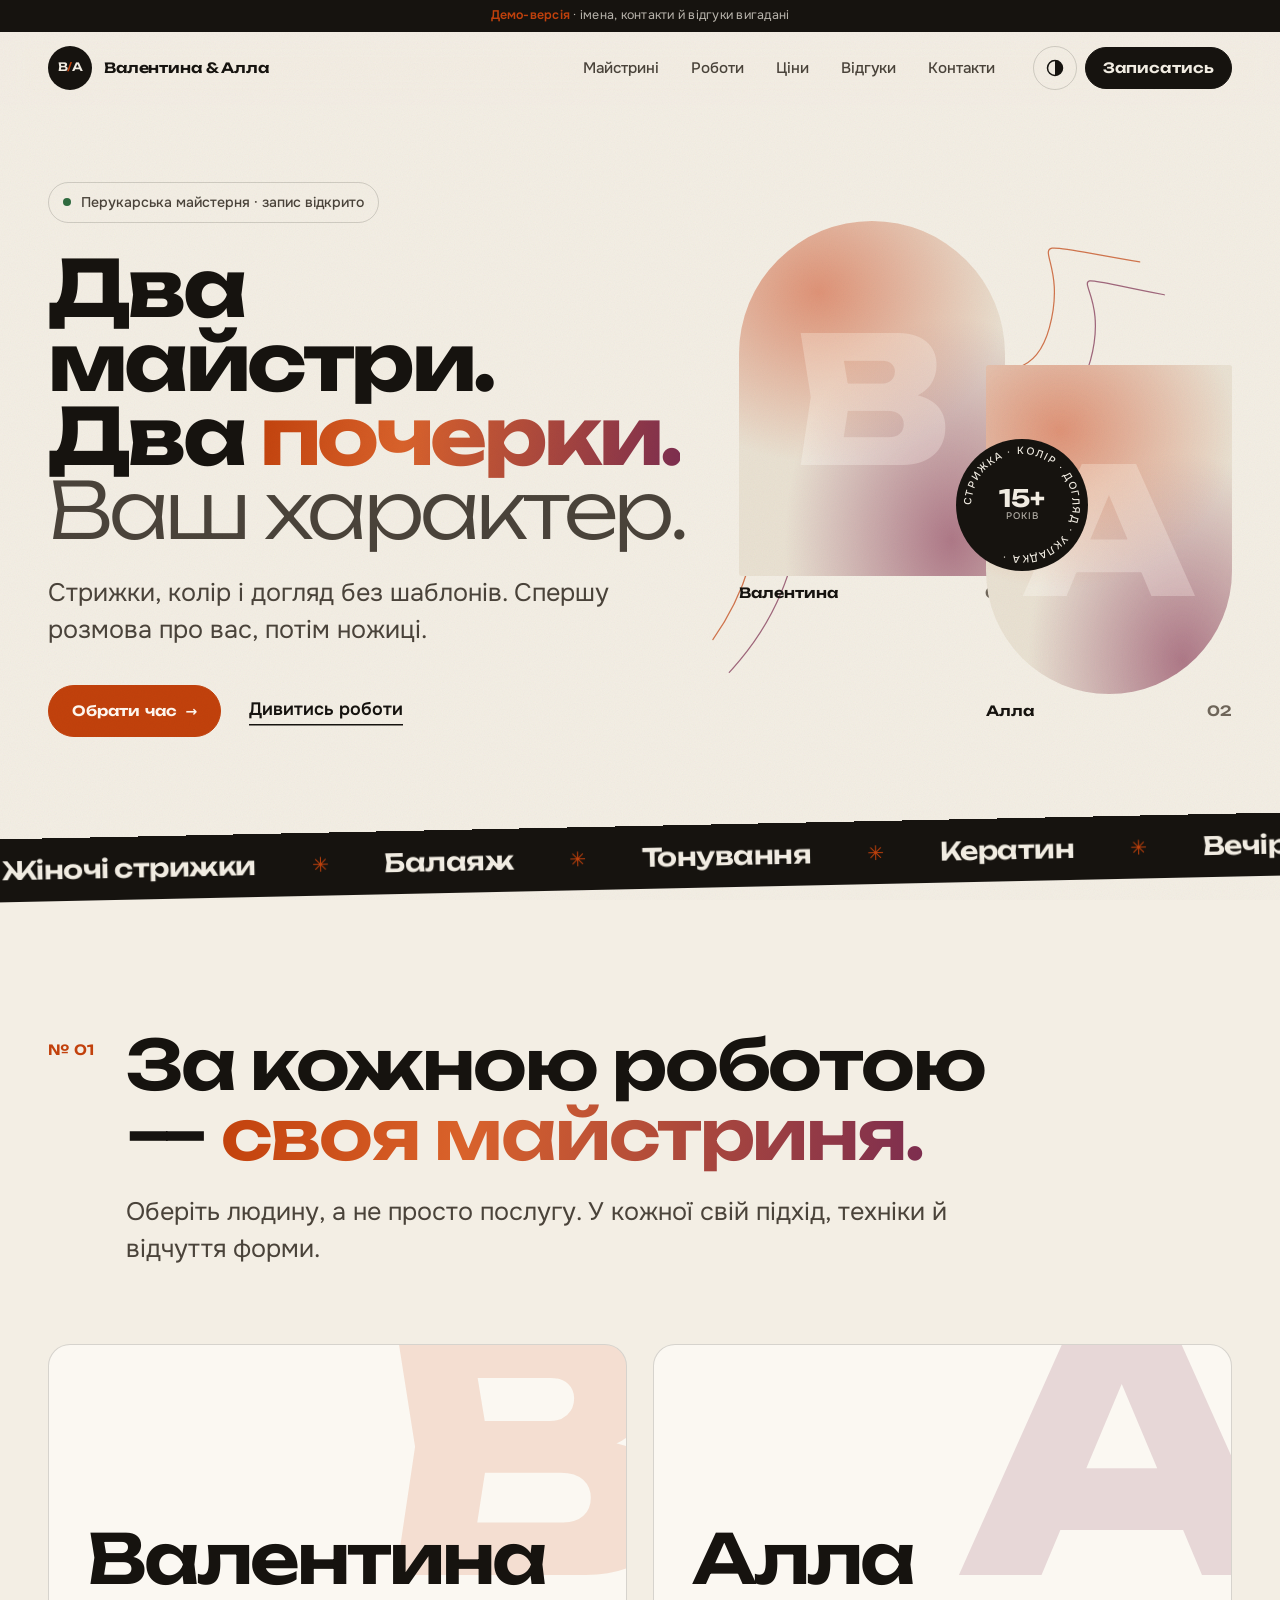
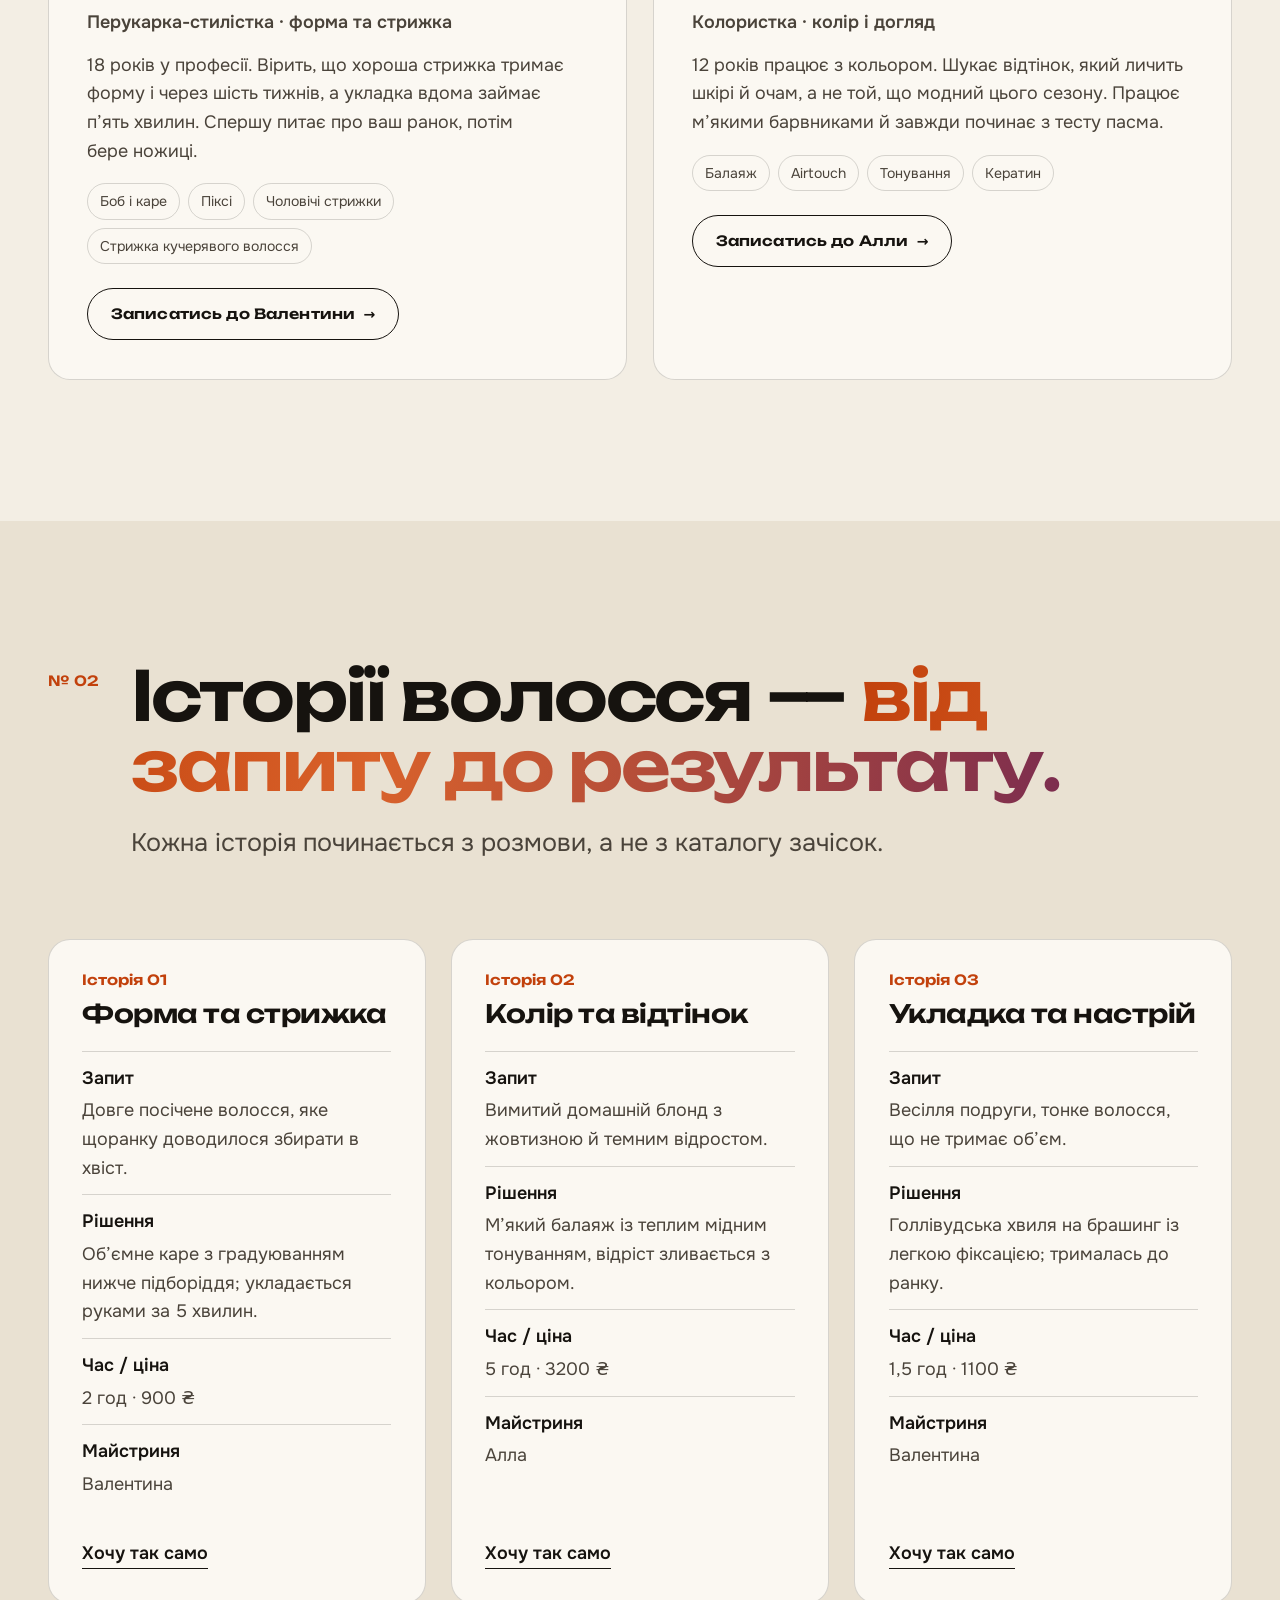
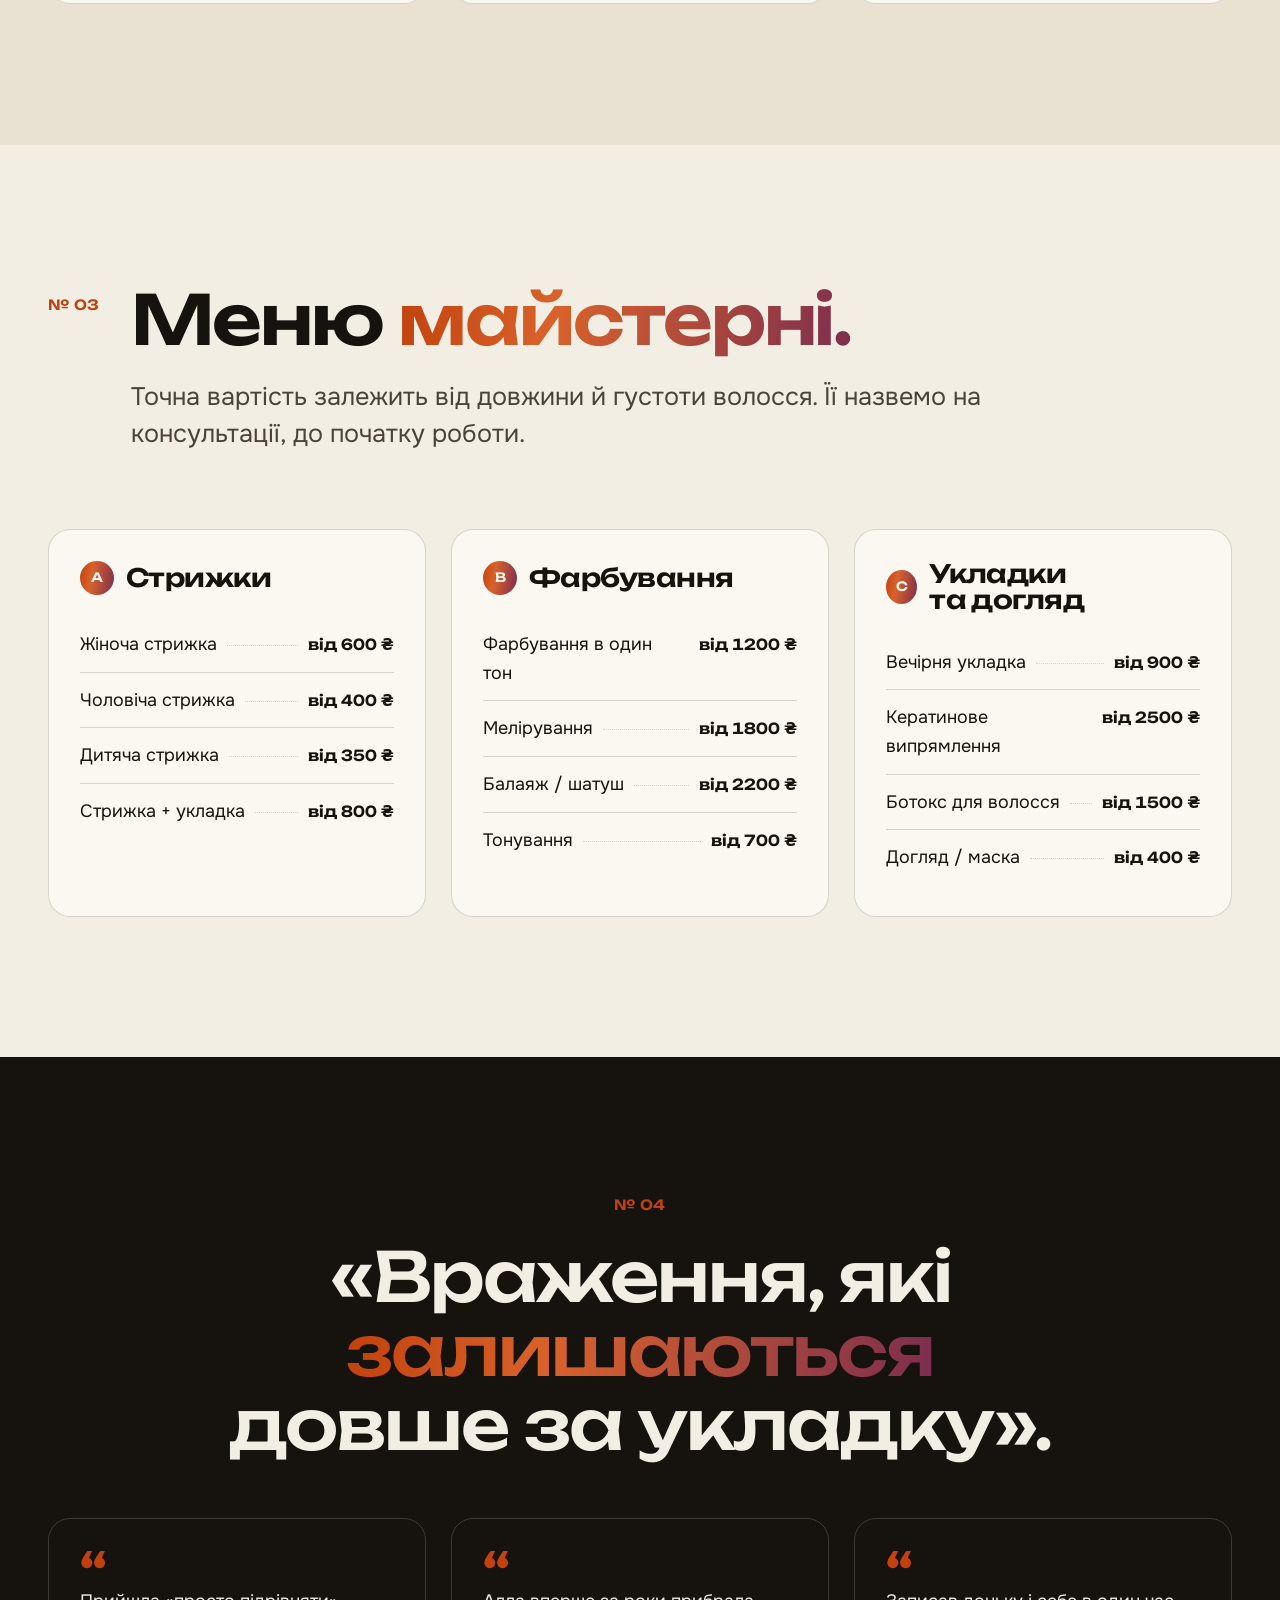
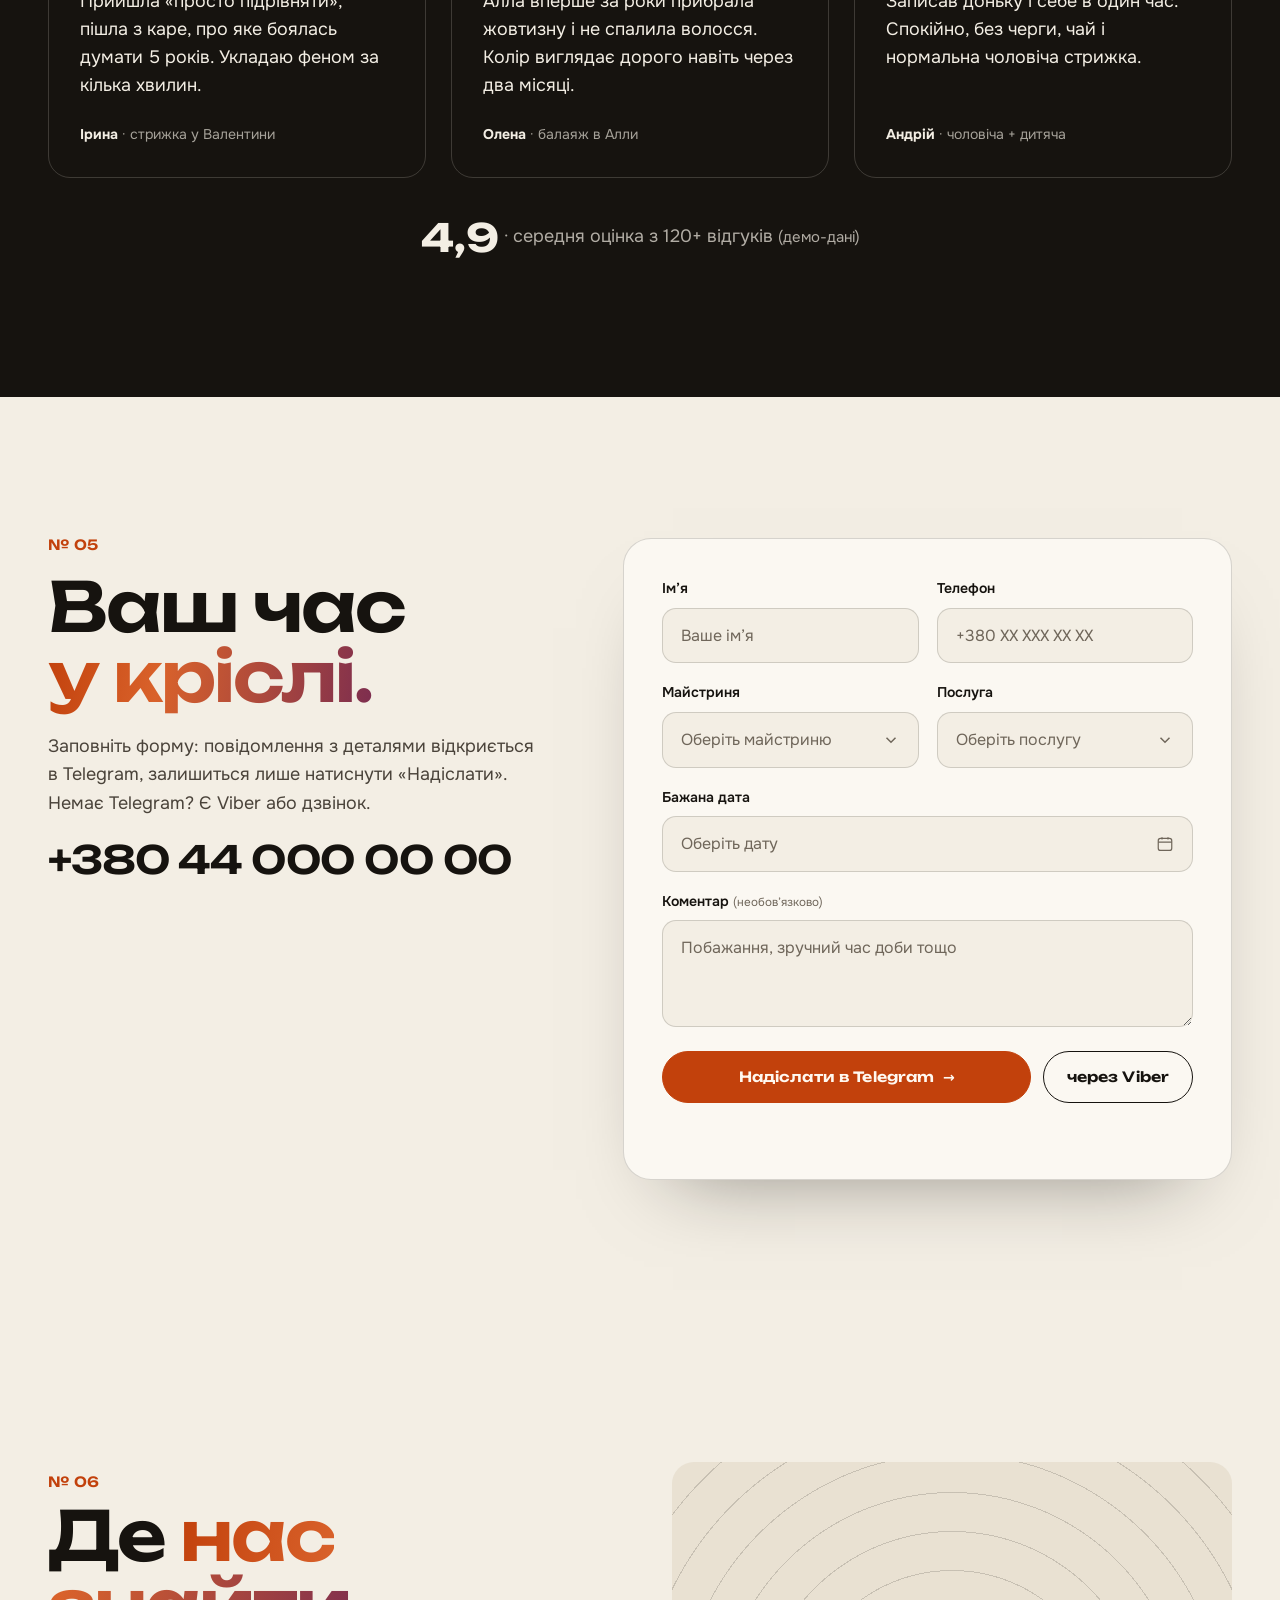
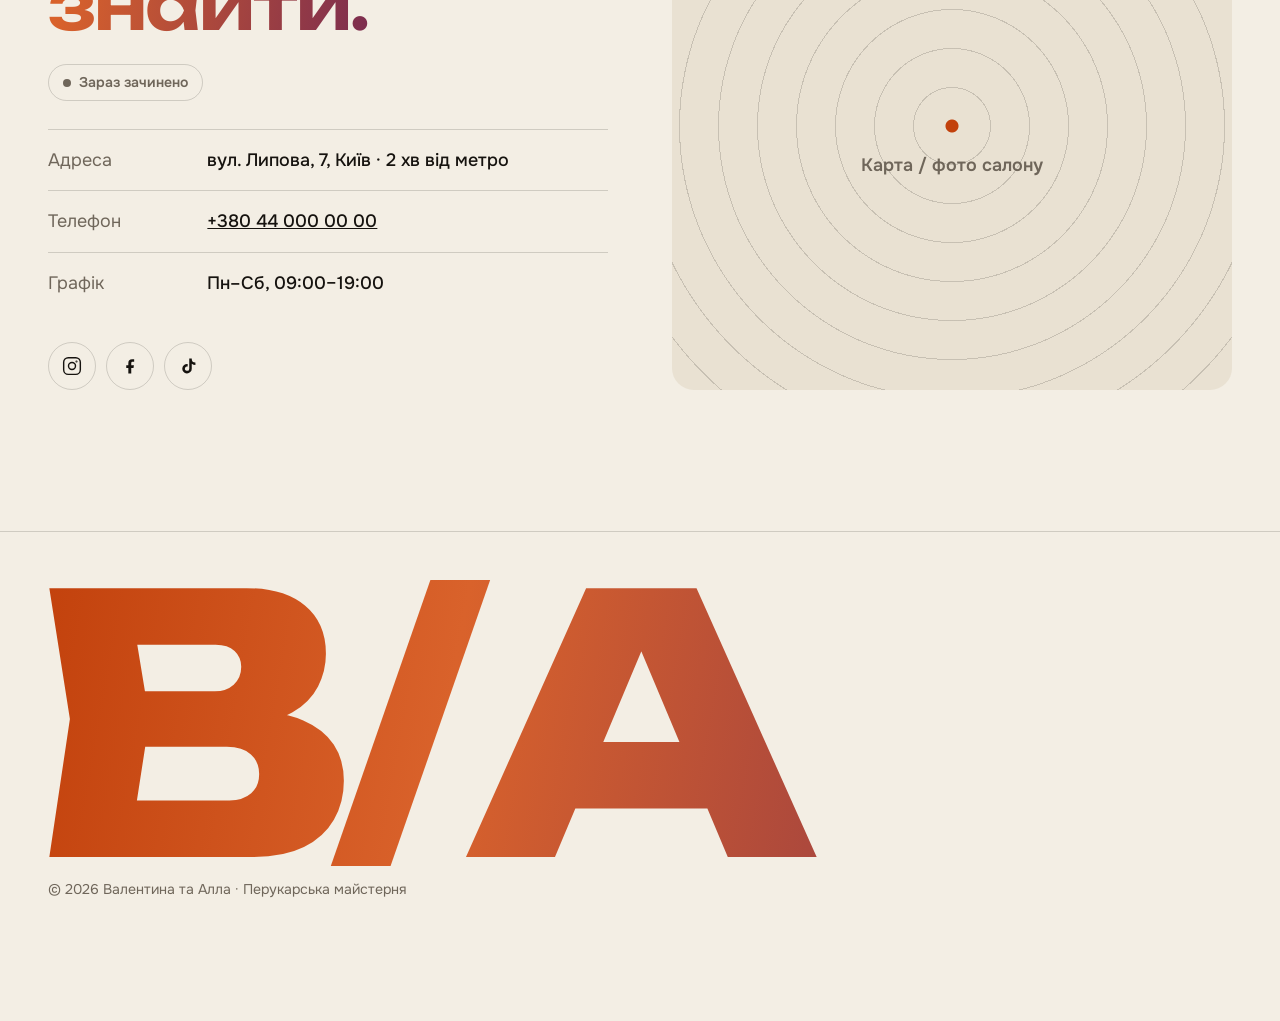
<file: index.html>
<!DOCTYPE html>
<html lang="uk">
<head>
<meta charset="UTF-8">
<meta name="viewport" content="width=device-width, initial-scale=1.0">
<title>Валентина та Алла — Перукарі</title>
<meta name="description" content="Стрижки, фарбування, укладки. Два майстри, запис онлайн.">

<!-- Favicon -->
<link rel="icon" href="favicon.svg" type="image/svg+xml">
<link rel="apple-touch-icon" href="apple-touch-icon.png">
<meta name="theme-color" content="#f3eee4" media="(prefers-color-scheme: light)">
<meta name="theme-color" content="#12100e" media="(prefers-color-scheme: dark)">

<!-- Open Graph / соцмережі -->
<meta property="og:type" content="website">
<meta property="og:site_name" content="Валентина та Алла">
<meta property="og:title" content="Валентина та Алла — Перукарі">
<meta property="og:description" content="Стрижки, фарбування та укладки з увагою до деталей. 15+ років досвіду, запис онлайн.">
<meta property="og:image" content="https://sudak666.github.io/hairdresser-site/og-image.png">
<meta property="og:image:width" content="1200">
<meta property="og:image:height" content="630">
<meta property="og:url" content="https://sudak666.github.io/hairdresser-site/">
<meta property="og:locale" content="uk_UA">
<meta name="twitter:card" content="summary_large_image">
<meta name="twitter:title" content="Валентина та Алла — Перукарі">
<meta name="twitter:description" content="Стрижки, фарбування та укладки з увагою до деталей. 15+ років досвіду, запис онлайн.">
<meta name="twitter:image" content="https://sudak666.github.io/hairdresser-site/og-image.png">

<meta http-equiv="Content-Security-Policy" content="default-src 'self'; script-src 'self'; style-src 'self'; img-src 'self' data:; font-src 'self'; connect-src 'self'; base-uri 'self'; form-action 'self'">
<meta name="referrer" content="strict-origin-when-cross-origin">
<meta name="color-scheme" content="light dark">
<link rel="canonical" href="https://sudak666.github.io/hairdresser-site/">
<link rel="preload" href="fonts/unbounded-cyrillic.woff2" as="font" type="font/woff2" crossorigin>
<link rel="preload" href="fonts/onest-cyrillic.woff2" as="font" type="font/woff2" crossorigin>
<link rel="stylesheet" href="style.css">
<script src="theme.js"></script>

<!-- Розмітка для Google (LocalBusiness) -->
<script type="application/ld+json">
{
  "@context": "https://schema.org",
  "@type": "HairSalon",
  "name": "Валентина та Алла — Перукарі",
  "image": "https://sudak666.github.io/hairdresser-site/og-image.png",
  "url": "https://sudak666.github.io/hairdresser-site/",
  "priceRange": "від 350 ₴",
  "address": {
    "@type": "PostalAddress",
    "streetAddress": "вул. Липова, 7",
    "addressLocality": "Київ",
    "addressCountry": "UA"
  },
  "telephone": "+380440000000",
  "openingHoursSpecification": {
    "@type": "OpeningHoursSpecification",
    "dayOfWeek": ["Monday","Tuesday","Wednesday","Thursday","Friday","Saturday"],
    "opens": "09:00",
    "closes": "19:00"
  },
  "employee": [
    {"@type": "Person", "name": "Валентина", "jobTitle": "Перукарка"},
    {"@type": "Person", "name": "Алла", "jobTitle": "Перукарка"}
  ],
  "sameAs": [
    "https://instagram.com/your_studio"
  ]
}
</script>
</head>
<body>
<a class="skip-link" href="#main">Перейти до змісту</a>
<p class="demo-bar"><b>Демо-версія</b> · імена, контакти й відгуки вигадані</p>

<header class="site-header" id="top">
  <div class="wrap header-inner">
    <a class="logo" href="#top" aria-label="Валентина та Алла — на початок"><span class="logo-mark" aria-hidden="true">В<i>/</i>А</span><span class="logo-text">Валентина&nbsp;&amp;&nbsp;Алла</span></a>
    <nav class="nav" id="nav" aria-label="Головна навігація">
      <a href="#about">Майстрині</a>
      <a href="#gallery">Роботи</a>
      <a href="#services">Ціни</a>
      <a href="#reviews">Відгуки</a>
      <a href="#contacts">Контакти</a>
      <a class="nav-cta" href="#booking">Записатись</a>
    </nav>
    <div class="header-tools">
      <button type="button" class="theme-toggle" id="theme-toggle" aria-label="Перемкнути тему" aria-pressed="false">
        <svg viewBox="0 0 24 24" aria-hidden="true"><circle cx="12" cy="12" r="9" fill="none" stroke="currentColor" stroke-width="1.8"/><path d="M12 3a9 9 0 0 1 0 18z" fill="currentColor"/></svg>
      </button>
      <a class="btn btn-small" href="#booking">Записатись</a>
      <button type="button" class="burger" id="burger" aria-label="Меню" aria-expanded="false" aria-controls="nav"><span></span><span></span></button>
    </div>
  </div>
</header>

<main id="main">

  <section class="hero" aria-labelledby="hero-title">
    <div class="wrap hero-grid">
      <div class="hero-copy">
        <p class="eyebrow"><span class="dot" aria-hidden="true"></span>Перукарська майстерня · запис відкрито</p>
        <h1 id="hero-title" class="hero-title">
          <span class="line">Два майстри.</span>
          <span class="line">Два <em class="dye">почерки.</em></span>
          <span class="line line-outline">Ваш характер.</span>
        </h1>
        <p class="lead">Стрижки, колір і догляд без шаблонів. Спершу розмова про вас, потім ножиці.</p>
        <div class="hero-actions">
          <a class="btn btn-primary" href="#booking">Обрати час <span aria-hidden="true">→</span></a>
          <a class="text-link" href="#gallery">Дивитись роботи</a>
        </div>
      </div>
      <div class="hero-visual">
        <svg class="strand" viewBox="0 0 600 600" aria-hidden="true" focusable="false"><path pathLength="1" d="M40 520C140 380 60 260 190 200S420 250 450 140 380 30 560 60"/><path pathLength="1" d="M60 560C190 420 110 300 240 240S470 290 500 180 430 70 590 100"/></svg>
        <figure class="arch arch-a"><div class="arch-img" data-initial="В"></div><figcaption>Валентина <span>01</span></figcaption></figure>
        <figure class="arch arch-b"><div class="arch-img" data-initial="А"></div><figcaption>Алла <span>02</span></figcaption></figure>
        <div class="stamp" aria-hidden="true"><svg viewBox="0 0 120 120"><defs><path id="circ" d="M60 60m-46 0a46 46 0 1 1 92 0a46 46 0 1 1-92 0"/></defs><text><textPath href="#circ">стрижка · колір · догляд · укладка · </textPath></text></svg><span>15+<small>років</small></span></div>
      </div>
    </div>
  </section>

  <div class="ticker" aria-hidden="true">
    <div class="ticker-track">
      <span>Жіночі стрижки</span><span>Балаяж</span><span>Тонування</span><span>Кератин</span><span>Вечірні укладки</span><span>Чоловічі стрижки</span><span>Ботокс для волосся</span>
      <span>Жіночі стрижки</span><span>Балаяж</span><span>Тонування</span><span>Кератин</span><span>Вечірні укладки</span><span>Чоловічі стрижки</span><span>Ботокс для волосся</span>
    </div>
  </div>

  <section class="section about" id="about" aria-labelledby="about-title">
    <div class="wrap">
      <header class="section-head">
        <p class="index">01</p>
        <h2 id="about-title">За кожною роботою — <em>своя майстриня.</em></h2>
        <p class="section-lead">Оберіть людину, а не просто послугу. У кожної свій підхід, техніки й відчуття форми.</p>
      </header>
      <div class="masters">
        <article class="master reveal">
          <div class="master-initial" aria-hidden="true">В</div>
          <div class="master-body">
            <h3>Валентина</h3>
            <p class="role">Перукарка-стилістка · форма та стрижка</p>
            <p>18 років у професії. Вірить, що хороша стрижка тримає форму і через шість тижнів, а укладка вдома займає п’ять хвилин. Спершу питає про ваш ранок, потім бере ножиці.</p>
            <ul class="tags" aria-label="Улюблені техніки"><li>Боб і каре</li><li>Піксі</li><li>Чоловічі стрижки</li><li>Стрижка кучерявого волосся</li></ul>
            <a class="btn btn-line" href="#booking" data-master="Валентина">Записатись до Валентини <span aria-hidden="true">→</span></a>
          </div>
        </article>
        <article class="master reveal">
          <div class="master-initial" aria-hidden="true">А</div>
          <div class="master-body">
            <h3>Алла</h3>
            <p class="role">Колористка · колір і догляд</p>
            <p>12 років працює з кольором. Шукає відтінок, який личить шкірі й очам, а не той, що модний цього сезону. Працює м’якими барвниками й завжди починає з тесту пасма.</p>
            <ul class="tags" aria-label="Улюблені техніки"><li>Балаяж</li><li>Airtouch</li><li>Тонування</li><li>Кератин</li></ul>
            <a class="btn btn-line" href="#booking" data-master="Алла">Записатись до Алли <span aria-hidden="true">→</span></a>
          </div>
        </article>
      </div>
    </div>
  </section>

  <section class="section stories" id="gallery" aria-labelledby="gallery-title">
    <div class="wrap">
      <header class="section-head">
        <p class="index">02</p>
        <h2 id="gallery-title">Історії волосся — <em>від запиту до результату.</em></h2>
        <p class="section-lead">Кожна історія починається з розмови, а не з каталогу зачісок.</p>
      </header>
      <div class="story-list">
        <article class="story reveal">
          <div class="story-copy">
            <p class="kicker">Історія 01</p>
            <h3>Форма та стрижка</h3>
            <dl><div><dt>Запит</dt><dd>Довге посічене волосся, яке щоранку доводилося збирати в хвіст.</dd></div><div><dt>Рішення</dt><dd>Об’ємне каре з градуюванням нижче підборіддя; укладається руками за 5 хвилин.</dd></div><div><dt>Час / ціна</dt><dd>2 год · 900 ₴</dd></div><div><dt>Майстриня</dt><dd>Валентина</dd></div></dl>
            <a class="text-link" href="#booking" data-service="Жіноча стрижка">Хочу так само</a>
          </div>
        </article>
        <article class="story reveal">
          <div class="story-copy">
            <p class="kicker">Історія 02</p>
            <h3>Колір та відтінок</h3>
            <dl><div><dt>Запит</dt><dd>Вимитий домашній блонд з жовтизною й темним відростом.</dd></div><div><dt>Рішення</dt><dd>М’який балаяж із теплим мідним тонуванням, відріст зливається з кольором.</dd></div><div><dt>Час / ціна</dt><dd>5 год · 3200 ₴</dd></div><div><dt>Майстриня</dt><dd>Алла</dd></div></dl>
            <a class="text-link" href="#booking" data-service="Фарбування">Хочу так само</a>
          </div>
        </article>
        <article class="story reveal">
          <div class="story-copy">
            <p class="kicker">Історія 03</p>
            <h3>Укладка та настрій</h3>
            <dl><div><dt>Запит</dt><dd>Весілля подруги, тонке волосся, що не тримає об’єм.</dd></div><div><dt>Рішення</dt><dd>Голлівудська хвиля на брашинг із легкою фіксацією; трималась до ранку.</dd></div><div><dt>Час / ціна</dt><dd>1,5 год · 1100 ₴</dd></div><div><dt>Майстриня</dt><dd>Валентина</dd></div></dl>
            <a class="text-link" href="#booking" data-service="Укладка">Хочу так само</a>
          </div>
        </article>
      </div>
    </div>
  </section>

  <section class="section menu" id="services" aria-labelledby="services-title">
    <div class="wrap">
      <header class="section-head">
        <p class="index">03</p>
        <h2 id="services-title">Меню <em>майстерні.</em></h2>
        <p class="section-lead">Точна вартість залежить від довжини й густоти волосся. Її назвемо на консультації, до початку роботи.</p>
      </header>
      <div class="menu-grid">
        <section class="menu-group reveal" aria-labelledby="m1"><h3 id="m1"><span>A</span>Стрижки</h3>
          <ul class="price-list">
            <li><span>Жіноча стрижка</span><b>від 600 ₴</b></li>
            <li><span>Чоловіча стрижка</span><b>від 400 ₴</b></li>
            <li><span>Дитяча стрижка</span><b>від 350 ₴</b></li>
            <li><span>Стрижка + укладка</span><b>від 800 ₴</b></li>
          </ul></section>
        <section class="menu-group reveal" aria-labelledby="m2"><h3 id="m2"><span>B</span>Фарбування</h3>
          <ul class="price-list">
            <li><span>Фарбування в один тон</span><b>від 1200 ₴</b></li>
            <li><span>Мелірування</span><b>від 1800 ₴</b></li>
            <li><span>Балаяж / шатуш</span><b>від 2200 ₴</b></li>
            <li><span>Тонування</span><b>від 700 ₴</b></li>
          </ul></section>
        <section class="menu-group reveal" aria-labelledby="m3"><h3 id="m3"><span>C</span>Укладки та догляд</h3>
          <ul class="price-list">
            <li><span>Вечірня укладка</span><b>від 900 ₴</b></li>
            <li><span>Кератинове випрямлення</span><b>від 2500 ₴</b></li>
            <li><span>Ботокс для волосся</span><b>від 1500 ₴</b></li>
            <li><span>Догляд / маска</span><b>від 400 ₴</b></li>
          </ul></section>
      </div>
    </div>
  </section>

  <section class="section quote" id="reviews" aria-labelledby="reviews-title">
    <div class="wrap">
      <p class="index">04</p>
      <h2 id="reviews-title" class="quote-text">«Враження, які <em>залишаються</em> довше за укладку».</h2>
      <ul class="reviews">
        <li class="review"><blockquote><p>Прийшла «просто підрівняти», пішла з каре, про яке боялась думати 5 років. Укладаю феном за кілька хвилин.</p></blockquote><p class="review-by"><b>Ірина</b> · стрижка у Валентини</p></li>
        <li class="review"><blockquote><p>Алла вперше за роки прибрала жовтизну і не спалила волосся. Колір виглядає дорого навіть через два місяці.</p></blockquote><p class="review-by"><b>Олена</b> · балаяж в Алли</p></li>
        <li class="review"><blockquote><p>Записав доньку і себе в один час. Спокійно, без черги, чай і нормальна чоловіча стрижка.</p></blockquote><p class="review-by"><b>Андрій</b> · чоловіча + дитяча</p></li>
      </ul>
      <p class="rating"><b>4,9</b> · середня оцінка з 120+ відгуків <small>(демо-дані)</small></p>
    </div>
  </section>

  <section class="section booking" id="booking" aria-labelledby="booking-title">
    <div class="wrap booking-grid">
      <header class="booking-intro">
        <p class="index">05</p>
        <h2 id="booking-title">Ваш час <em>у кріслі.</em></h2>
        <p>Заповніть форму: повідомлення з деталями відкриється в Telegram, залишиться лише натиснути «Надіслати». Немає Telegram? Є Viber або дзвінок.</p>
        <a class="phone-big" href="tel:+380440000000">+380 44 000 00 00</a>
      </header>

      <form class="booking-form" id="booking-form" novalidate>
        <div class="form-row">
          <label class="field">
            <span class="label">Ім’я</span>
            <input type="text" name="name" required autocomplete="given-name" placeholder="Ваше ім’я" maxlength="60">
          </label>
          <label class="field">
            <span class="label">Телефон</span>
            <input type="tel" name="phone" required autocomplete="tel" inputmode="tel" placeholder="+380 XX XXX XX XX" pattern="[0-9\s\(\)\+\-]{10,20}">
          </label>
        </div>

        <div class="form-row">
          <div class="field">
            <span class="label" id="lbl-master">Майстриня</span>
            <div class="custom-select" data-placeholder="Оберіть майстриню">
              <select class="cs-native" name="master" tabindex="-1" aria-hidden="true">
                <option value="" disabled selected>Оберіть майстриню</option>
                <option>Валентина</option>
                <option>Алла</option>
                <option>Без різниці</option>
              </select>
              <button type="button" class="cs-trigger" aria-haspopup="listbox" aria-expanded="false" aria-labelledby="lbl-master cs-v1">
                <span class="cs-value" id="cs-v1">Оберіть майстриню</span>
                <svg class="cs-caret" viewBox="0 0 24 24" fill="none" stroke="currentColor" stroke-width="2" aria-hidden="true"><path d="M6 9l6 6 6-6"/></svg>
              </button>
              <ul class="cs-panel" role="listbox" aria-labelledby="lbl-master" hidden></ul>
            </div>
          </div>
          <div class="field">
            <span class="label" id="lbl-service">Послуга</span>
            <div class="custom-select" data-placeholder="Оберіть послугу">
              <select class="cs-native" name="service" tabindex="-1" aria-hidden="true">
                <option value="" disabled selected>Оберіть послугу</option>
                <option>Жіноча стрижка</option>
                <option>Чоловіча стрижка</option>
                <option>Фарбування</option>
                <option>Мелірування / Балаяж</option>
                <option>Укладка</option>
                <option>Кератинове випрямлення</option>
                <option>Інше (вкажу в коментарі)</option>
              </select>
              <button type="button" class="cs-trigger" aria-haspopup="listbox" aria-expanded="false" aria-labelledby="lbl-service cs-v2">
                <span class="cs-value" id="cs-v2">Оберіть послугу</span>
                <svg class="cs-caret" viewBox="0 0 24 24" fill="none" stroke="currentColor" stroke-width="2" aria-hidden="true"><path d="M6 9l6 6 6-6"/></svg>
              </button>
              <ul class="cs-panel" role="listbox" aria-labelledby="lbl-service" hidden></ul>
            </div>
          </div>
        </div>

        <div class="field">
          <span class="label" id="lbl-date">Бажана дата</span>
          <div class="custom-date">
            <input type="text" class="cd-native" name="date" tabindex="-1" aria-hidden="true" autocomplete="off">
            <button type="button" class="cs-trigger" aria-haspopup="dialog" aria-expanded="false" aria-labelledby="lbl-date cs-v3">
              <span class="cs-value" id="cs-v3">Оберіть дату</span>
              <svg class="cs-caret cd-icon" viewBox="0 0 24 24" fill="none" stroke="currentColor" stroke-width="1.6" aria-hidden="true"><rect x="3" y="4.5" width="18" height="16" rx="3"/><path d="M3 9.5h18M8 3v3M16 3v3"/></svg>
            </button>
            <div class="cd-panel" role="dialog" aria-label="Вибір дати" hidden>
              <div class="cd-head">
                <button type="button" class="cd-nav" data-dir="-1" aria-label="Попередній місяць"><svg viewBox="0 0 24 24" fill="none" stroke="currentColor" stroke-width="2" aria-hidden="true"><path d="M15 6l-6 6 6 6"/></svg></button>
                <span class="cd-month-label" aria-live="polite"></span>
                <button type="button" class="cd-nav" data-dir="1" aria-label="Наступний місяць"><svg viewBox="0 0 24 24" fill="none" stroke="currentColor" stroke-width="2" aria-hidden="true"><path d="M9 6l6 6-6 6"/></svg></button>
              </div>
              <div class="cd-weekdays" aria-hidden="true"><span>Пн</span><span>Вт</span><span>Ср</span><span>Чт</span><span>Пт</span><span>Сб</span><span>Нд</span></div>
              <div class="cd-grid"></div>
            </div>
          </div>
        </div>

        <label class="field">
          <span class="label">Коментар <small>(необов’язково)</small></span>
          <textarea name="comment" rows="3" maxlength="500" placeholder="Побажання, зручний час доби тощо"></textarea>
        </label>

        <div class="form-actions">
          <button type="submit" class="btn btn-primary">Надіслати в Telegram <span aria-hidden="true">→</span></button>
          <a href="#" id="viber-fallback" class="btn btn-ghost">через Viber</a>
        </div>
        <p class="form-status" id="form-status" role="status" aria-live="polite"></p>
      </form>
    </div>
  </section>

  <section class="section contacts" id="contacts" aria-labelledby="contacts-title">
    <div class="wrap contacts-grid">
      <div>
        <p class="index">06</p>
        <h2 id="contacts-title">Де <em>нас знайти.</em></h2>
        <p class="open-status" id="open-status" hidden></p>
        <dl class="contacts-list">
          <div><dt>Адреса</dt><dd>вул. Липова, 7, Київ · 2 хв від метро</dd></div>
          <div><dt>Телефон</dt><dd><a href="tel:+380440000000">+380 44 000 00 00</a></dd></div>
          <div><dt>Графік</dt><dd>Пн–Сб, 09:00–19:00</dd></div>
        </dl>
        <div class="social-links">
          <a href="#" target="_blank" rel="noopener" aria-label="Instagram" class="social-link"><svg viewBox="0 0 24 24" fill="none" stroke="currentColor" stroke-width="1.7" aria-hidden="true"><rect x="2" y="2" width="20" height="20" rx="5.5"/><circle cx="12" cy="12" r="4.2"/><circle cx="17.4" cy="6.6" r="0.4" fill="currentColor"/></svg></a>
          <a href="#" target="_blank" rel="noopener" aria-label="Facebook" class="social-link"><svg viewBox="0 0 24 24" fill="currentColor" aria-hidden="true"><path d="M17 4h-2.5C11.5 4 10 5.6 10 8.4V11H7.5v3.5H10V21h3.5v-6.5h2.7l.5-3.5h-3.2V8.7c0-1 .3-1.7 1.7-1.7H17V4z"/></svg></a>
          <a href="#" target="_blank" rel="noopener" aria-label="TikTok" class="social-link"><svg viewBox="0 0 24 24" fill="currentColor" aria-hidden="true"><path d="M16.5 3h-3v12.2a2.6 2.6 0 1 1-1.9-2.5v-3.1a5.7 5.7 0 1 0 4.9 5.6V9.3a7.3 7.3 0 0 0 4.4 1.5V7.7a4.3 4.3 0 0 1-4.4-4.2V3z"/></svg></a>
        </div>
      </div>
      <div class="map" role="img" aria-label="Місце для карти або фото салону"><span>Карта / фото салону</span></div>
    </div>
  </section>

</main>

<footer class="site-footer">
  <div class="wrap footer-inner">
    <p class="footer-word" aria-hidden="true">В/А</p>
    <p>© <span id="year"></span> Валентина та Алла · Перукарська майстерня</p>
  </div>
</footer>

<a class="mobile-cta" href="#booking">Записатись</a>

<button type="button" id="back-to-top" class="back-to-top" aria-label="Повернутись вгору">
  <svg viewBox="0 0 24 24" fill="none" stroke="currentColor" stroke-width="2" aria-hidden="true"><path d="M12 19V5M5 12l7-7 7 7"/></svg>
</button>

<script src="script.js" defer></script>
</body>
</html>
</file>
<file: style.css>
@font-face{font-family:"Unbounded";src:url(fonts/unbounded-cyrillic.woff2) format("woff2");font-weight:300 900;font-display:swap;unicode-range:U+0301,U+0400-045F,U+0490-0491,U+04B0-04B1,U+2116}
@font-face{font-family:"Unbounded";src:url(fonts/unbounded-latin.woff2) format("woff2");font-weight:300 900;font-display:swap;unicode-range:U+0000-00FF,U+0131,U+0152-0153,U+02BB-02BC,U+02C6,U+02DA,U+02DC,U+2000-206F,U+20AC,U+20B4,U+2122,U+2190-2193,U+2212,U+2215}
@font-face{font-family:"Onest";src:url(fonts/onest-cyrillic.woff2) format("woff2");font-weight:400 700;font-display:swap;unicode-range:U+0301,U+0400-045F,U+0490-0491,U+04B0-04B1,U+2116}
@font-face{font-family:"Onest";src:url(fonts/onest-latin.woff2) format("woff2");font-weight:400 700;font-display:swap;unicode-range:U+0000-00FF,U+0131,U+0152-0153,U+02BB-02BC,U+02C6,U+02DA,U+02DC,U+2000-206F,U+20AC,U+20B4,U+2122,U+2190-2193,U+2212,U+2215}
@font-face{font-family:"Onest Fallback";src:local("Arial");size-adjust:104%;ascent-override:92%;descent-override:24%}

:root{
  --paper:#f3eee4;
  --paper-2:#e9e1d2;
  --surface:#fbf8f2;
  --ink:#16130f;
  --ink-2:#4a433a;
  --muted:#6f665a;
  --line:color-mix(in oklab,var(--ink) 16%,transparent);
  --dye:#c2410c;
  --dye-2:#7c2d4f;
  --dye-grad:linear-gradient(100deg,var(--dye) 0%,#d9622b 35%,var(--dye-2) 100%);
  --on-dye:#fff8f0;
  --ok:#2f6b3f;
  --err:#b42318;
  --focus:#2554d8;

  --f-display:"Unbounded","Onest Fallback",system-ui,sans-serif;
  --f-body:"Onest","Onest Fallback",system-ui,sans-serif;
  --step--1:clamp(.82rem,.8rem + .1vw,.9rem);
  --step-0:clamp(1rem,.96rem + .2vw,1.125rem);
  --step-1:clamp(1.25rem,1.1rem + .6vw,1.6rem);
  --step-2:clamp(1.6rem,1.3rem + 1.4vw,2.6rem);
  --step-3:clamp(2.2rem,1.4rem + 3.6vw,4.6rem);
  --step-4:clamp(2.6rem,1.2rem + 4.6vw,5.8rem);

  --gutter:clamp(16px,4vw,48px);
  --maxw:1280px;
  --r:22px;
  --ease:cubic-bezier(.2,.7,.1,1);
  color-scheme:light;
}
@media (prefers-color-scheme:dark){
  :root:not([data-theme="light"]){
    --paper:#12100e;--paper-2:#1b1815;--surface:#1f1b17;--ink:#f1ebe1;--ink-2:#c9bfb1;--muted:#a1968a;
    --dye:#ff7a3d;--dye-2:#e87bb0;--on-dye:#16130f;--ok:#6fcf8a;--err:#ff8a7a;--focus:#8fb0ff;color-scheme:dark;
  }
}
:root[data-theme="dark"]{
  --paper:#12100e;--paper-2:#1b1815;--surface:#1f1b17;--ink:#f1ebe1;--ink-2:#c9bfb1;--muted:#a1968a;
  --dye:#ff7a3d;--dye-2:#e87bb0;--on-dye:#16130f;--ok:#6fcf8a;--err:#ff8a7a;--focus:#8fb0ff;color-scheme:dark;
}

*,*::before,*::after{box-sizing:border-box}
html{overflow-x:clip;scroll-behavior:smooth;scroll-padding-top:88px;-webkit-text-size-adjust:100%}
@media (prefers-reduced-motion:reduce){html{scroll-behavior:auto}*,*::before,*::after{animation-duration:.01ms!important;animation-iteration-count:1!important;transition-duration:.01ms!important}}
body{margin:0;font:400 var(--step-0)/1.6 var(--f-body);color:var(--ink);background:var(--paper);-webkit-font-smoothing:antialiased;overflow-x:clip;transition:background-color .4s,color .4s}
body::after{content:"";position:fixed;inset:0;pointer-events:none;z-index:100;opacity:.07;mix-blend-mode:multiply;
  background-image:url("data:image/svg+xml,%3Csvg xmlns='http://www.w3.org/2000/svg' width='160' height='160'%3E%3Cfilter id='n'%3E%3CfeTurbulence type='fractalNoise' baseFrequency='.85' numOctaves='3' stitchTiles='stitch'/%3E%3C/filter%3E%3Crect width='100%25' height='100%25' filter='url(%23n)'/%3E%3C/svg%3E")}
:root[data-theme="dark"] body::after{mix-blend-mode:screen;opacity:.04}
@media (prefers-color-scheme:dark){:root:not([data-theme="light"]) body::after{mix-blend-mode:screen;opacity:.04}}
img,svg{display:block;max-width:100%}
a{color:inherit}
h1,h2,h3{font-family:var(--f-display);font-weight:600;line-height:1.02;letter-spacing:-.03em;margin:0;text-wrap:balance}
h2{font-size:var(--step-3)}
h3{font-size:var(--step-1);letter-spacing:-.02em}
em{font-style:normal}
h1 em,h2 em{background:var(--dye-grad);-webkit-background-clip:text;background-clip:text;color:transparent}
p{margin:0;text-wrap:pretty}
::selection{background:var(--dye);color:var(--on-dye)}
:focus-visible{outline:3px solid var(--focus);outline-offset:3px;border-radius:6px}

.wrap{width:min(100% - 2*var(--gutter),var(--maxw));margin-inline:auto}
.skip-link{position:fixed;left:16px;top:-60px;z-index:200;background:var(--ink);color:var(--paper);padding:10px 16px;border-radius:999px;text-decoration:none;transition:top .2s}
.skip-link:focus{top:12px}

/* Buttons */
.btn{--bg:var(--ink);--fg:var(--paper);display:inline-flex;align-items:center;justify-content:center;gap:.6em;min-height:52px;padding:0 1.6em;border-radius:999px;border:1.5px solid var(--bg);background:var(--bg);color:var(--fg);
  font:600 var(--step--1)/1 var(--f-display);letter-spacing:.01em;text-decoration:none;cursor:pointer;position:relative;overflow:hidden;isolation:isolate;transition:transform .25s var(--ease),color .3s}
.btn::before{content:"";position:absolute;inset:0;z-index:-1;background:var(--dye-grad);transform:translateY(101%);transition:transform .45s var(--ease)}
.btn:hover::before{transform:none}
.btn:hover{color:var(--on-dye);border-color:transparent}
.btn:active{transform:scale(.97)}
.btn span{transition:transform .3s var(--ease)}
.btn:hover span{transform:translateX(4px)}
.btn-primary{--bg:var(--dye);--fg:var(--on-dye)}
.btn-primary::before{background:var(--ink)}
.btn-primary:hover{color:var(--paper)}
.btn-line,.btn-ghost{--bg:transparent;--fg:var(--ink);border-color:var(--ink)}
.btn-small{min-height:42px;padding:0 1.2em}
.text-link{font-weight:600;text-decoration:none;background:linear-gradient(currentColor,currentColor) 0 100%/100% 1.5px no-repeat;padding-bottom:2px;transition:background-size .35s var(--ease),color .2s}
.text-link:hover{color:var(--dye);background-size:0 1.5px;background-position:100% 100%}

/* Header */
.site-header{position:sticky;top:0;z-index:50;padding-block:14px;background:color-mix(in oklab,var(--paper) 78%,transparent);backdrop-filter:blur(14px) saturate(1.4);-webkit-backdrop-filter:blur(14px) saturate(1.4);border-bottom:1px solid transparent;transition:border-color .3s}
.site-header.scrolled{border-bottom-color:var(--line)}
.header-inner{display:flex;align-items:center;gap:24px}
.logo{display:flex;align-items:center;gap:12px;text-decoration:none;font:600 var(--step--1)/1 var(--f-display);letter-spacing:-.01em}
.logo-mark{display:flex;align-items:center;justify-content:center;width:44px;height:44px;border-radius:50%;background:var(--ink);color:var(--paper);font-size:.72rem;letter-spacing:-.04em;white-space:nowrap}
.logo-mark i{font-style:normal;color:var(--dye)}
.nav{display:flex;gap:4px;margin-left:auto}
.nav a{position:relative;padding:10px 14px;border-radius:999px;text-decoration:none;font-weight:500;font-size:.95rem;color:var(--ink-2);transition:color .2s,background-color .2s}
.nav a:hover{color:var(--ink);background:var(--paper-2)}
.nav a.active{color:var(--ink)}
.nav a.active::after{content:"";position:absolute;left:50%;bottom:4px;width:5px;height:5px;margin-left:-2.5px;border-radius:50%;background:var(--dye)}
.nav .nav-cta{display:none}
.header-tools{display:flex;align-items:center;gap:8px}
.theme-toggle,.burger{display:grid;place-items:center;width:44px;height:44px;border-radius:50%;border:1px solid var(--line);background:transparent;color:var(--ink);cursor:pointer;transition:transform .5s var(--ease),background-color .2s}
.theme-toggle:hover{background:var(--paper-2)}
.theme-toggle svg{width:20px;height:20px;transition:transform .6s var(--ease)}
:root[data-theme="dark"] .theme-toggle svg{transform:rotate(180deg)}
.burger{display:none;gap:5px;align-content:center}
.burger span{display:block;width:18px;height:1.8px;background:currentColor;border-radius:2px;transition:transform .3s var(--ease)}
.burger[aria-expanded="true"] span:first-child{transform:translateY(3.4px) rotate(45deg)}
.burger[aria-expanded="true"] span:last-child{transform:translateY(-3.4px) rotate(-45deg)}

/* Hero */
.hero{padding-block:clamp(32px,6vw,80px) clamp(48px,7vw,96px)}
.hero-grid{display:grid;grid-template-columns:1.3fr 1fr;gap:clamp(24px,4vw,64px);align-items:center}
.eyebrow{display:inline-flex;align-items:center;gap:10px;font-size:var(--step--1);font-weight:500;color:var(--ink-2);padding:8px 14px;border:1px solid var(--line);border-radius:999px;margin-bottom:28px}
.dot{width:8px;height:8px;border-radius:50%;background:var(--ok);box-shadow:0 0 0 0 color-mix(in oklab,var(--ok) 60%,transparent);animation:pulse 2.4s infinite}
@keyframes pulse{70%{box-shadow:0 0 0 10px transparent}100%{box-shadow:0 0 0 0 transparent}}
.hero-title{font-size:var(--step-4);font-weight:700;letter-spacing:-.045em;line-height:.95}
.hero-title .line{display:block;animation:rise .9s var(--ease) both}
.hero-title .line:nth-child(2){animation-delay:.08s}
.hero-title .line:nth-child(3){animation-delay:.16s}
@keyframes rise{from{opacity:0;transform:translateY(.4em)}}
.line-outline{font-weight:300;color:var(--ink-2);letter-spacing:-.05em}
.lead{max-width:42ch;margin-top:28px;font-size:var(--step-1);line-height:1.45;color:var(--ink-2)}
.hero-actions{display:flex;flex-wrap:wrap;align-items:center;gap:20px 28px;margin-top:36px}

.hero-visual{position:relative;aspect-ratio:1/1.05;min-height:320px}
.strand{position:absolute;inset:-8% -12%;width:124%;height:116%;fill:none;stroke:var(--dye);stroke-width:1.5;stroke-linecap:round;opacity:.7;z-index:0}
.strand path{stroke-dasharray:1;stroke-dashoffset:1;animation:draw 2.4s .3s var(--ease) forwards}
.strand path+path{stroke:var(--dye-2);animation-delay:.6s}
@keyframes draw{to{stroke-dashoffset:0}}
.arch{position:absolute;margin:0;z-index:1;animation:rise 1s var(--ease) both}
.arch-a{left:0;top:4%;width:54%;animation-delay:.2s}
.arch-b{right:0;bottom:0;width:50%;animation-delay:.35s}
.arch-img{aspect-ratio:3/4;border-radius:999px 999px var(--r) var(--r);overflow:hidden;position:relative;display:grid;place-items:center;
  background:radial-gradient(120% 80% at 30% 20%,color-mix(in oklab,var(--dye) 55%,var(--paper)) 0%,transparent 60%),radial-gradient(90% 90% at 80% 90%,color-mix(in oklab,var(--dye-2) 60%,var(--paper)) 0%,transparent 70%),var(--paper-2)}
.arch-b .arch-img{border-radius:var(--r) var(--r) 999px 999px}
.arch-img::after{content:attr(data-initial);font:800 clamp(5rem,14vw,11rem)/1 var(--f-display);color:color-mix(in oklab,var(--paper) 70%,transparent);mix-blend-mode:soft-light}
.arch-img img{width:100%;height:100%;object-fit:cover}
.arch figcaption{display:flex;justify-content:space-between;margin-top:10px;font:600 var(--step--1)/1 var(--f-display)}
.arch figcaption span{color:var(--muted)}
.stamp{position:absolute;left:44%;top:46%;z-index:2;width:clamp(96px,11vw,132px);aspect-ratio:1;border-radius:50%;background:var(--ink);color:var(--paper);display:grid;place-items:center}
.stamp svg{position:absolute;inset:0;animation:spin 18s linear infinite}
.stamp text{font:500 9.4px var(--f-body);letter-spacing:.14em;text-transform:uppercase;fill:currentColor}
.stamp>span{font:700 1.5rem/1 var(--f-display);text-align:center}
.stamp small{display:block;font:500 .6rem/1.4 var(--f-body);letter-spacing:.1em;text-transform:uppercase;opacity:.7}
@keyframes spin{to{transform:rotate(360deg)}}

/* Ticker */
.ticker{overflow:hidden;background:var(--ink);color:var(--paper);padding-block:18px;transform:rotate(-1.2deg);margin-inline:-2vw;border-block:1px solid var(--ink)}
.ticker-track{display:flex;width:max-content;animation:marquee 40s linear infinite}
.ticker:hover .ticker-track{animation-play-state:paused}
.ticker span{font:600 var(--step-1)/1 var(--f-display);letter-spacing:-.02em;padding-inline:28px;display:flex;align-items:center;gap:56px;white-space:nowrap}
.ticker span::after{content:"✳";color:var(--dye);font-size:.8em}
@keyframes marquee{to{transform:translateX(-50%)}}

/* Sections */
.section{padding-block:clamp(72px,11vw,160px)}
.section-head{display:grid;grid-template-columns:auto 1fr;gap:8px 32px;margin-bottom:clamp(40px,6vw,80px);max-width:1080px}
.section-head h2{grid-column:2}
.section-lead{grid-column:2;max-width:52ch;color:var(--ink-2);font-size:var(--step-1);line-height:1.45;margin-top:16px}
.index{font:600 var(--step--1)/1 var(--f-display);color:var(--dye);padding-top:.9em;letter-spacing:.02em}
.index::before{content:"№ "}
.pending-copy{color:var(--muted);font-style:italic}

/* Masters */
.masters{display:grid;grid-template-columns:1fr 1fr;gap:clamp(16px,2vw,28px)}
.master{position:relative;overflow:hidden;min-height:480px;display:flex;flex-direction:column;justify-content:flex-start;padding-top:clamp(120px,14vw,190px)!important;padding:clamp(24px,3vw,40px);border-radius:var(--r);background:var(--surface);border:1px solid var(--line);transition:transform .5s var(--ease),box-shadow .5s var(--ease)}
.master:hover{transform:translateY(-6px);box-shadow:0 30px 60px -30px color-mix(in oklab,var(--ink) 40%,transparent)}
.master-initial{position:absolute;right:-.08em;top:-.18em;font:800 clamp(14rem,26vw,24rem)/1 var(--f-display);letter-spacing:-.08em;color:color-mix(in oklab,var(--dye) 14%,transparent);transition:transform .8s var(--ease)}
.master:hover .master-initial{transform:translate(-12px,10px) rotate(-4deg)}
.master:nth-child(2) .master-initial{color:color-mix(in oklab,var(--dye-2) 16%,transparent)}
.master-body{position:relative;display:grid;gap:14px;justify-items:start}
.master h3{font-size:var(--step-3);letter-spacing:-.045em}
.role{font-weight:600;color:var(--ink-2)}
.tags{display:flex;flex-wrap:wrap;gap:8px;list-style:none;padding:0;margin:4px 0 10px}
.tags li{padding:6px 12px;border-radius:999px;border:1px dashed var(--line);font-size:var(--step--1);color:var(--muted)}

/* Stories */
.stories{background:var(--paper-2)}
.story-list{display:grid;grid-template-columns:repeat(3,1fr);gap:clamp(16px,2vw,28px)}
.story{display:flex;padding:clamp(24px,2.6vw,36px);border-radius:var(--r);background:var(--surface);border:1px solid var(--line);transition:transform .5s var(--ease),border-color .3s}
.story:hover{transform:translateY(-6px);border-color:var(--dye)}
.story-copy{display:flex;flex-direction:column;width:100%}
.story .text-link{margin-top:auto;align-self:flex-start}
.kicker{font:600 var(--step--1)/1 var(--f-display);color:var(--dye);margin-bottom:14px}
.story-copy h3{font-size:var(--step-1)}
.story-copy dl{margin:24px 0 28px;display:grid;gap:0}
.story-copy dl div{display:grid;grid-template-columns:1fr;gap:4px;padding-block:12px;border-top:1px solid var(--line)}
.story-copy dt{font-weight:600}
.story-copy dd{margin:0;color:var(--ink-2)}

/* Menu */
.menu-grid{display:grid;grid-template-columns:repeat(3,1fr);gap:clamp(16px,2vw,28px)}
.menu-group{padding:clamp(22px,2.4vw,32px);border-radius:var(--r);border:1px solid var(--line);background:var(--surface);transition:border-color .3s}
.menu-group:hover{border-color:var(--dye)}
.menu-group h3{display:flex;align-items:center;gap:12px;margin-bottom:22px}
.menu-group h3 span{display:grid;place-items:center;width:34px;height:34px;border-radius:50%;background:var(--dye-grad);color:var(--on-dye);font-size:.8rem}
.price-list{list-style:none;margin:0;padding:0}
.price-list li{display:flex;align-items:baseline;gap:10px;padding-block:13px;border-bottom:1px solid var(--line)}
.price-list li:last-child{border-bottom:0}
.price-list li::after{content:"";order:1;flex:1;border-bottom:1.5px dotted var(--line);transform:translateY(-4px)}
.price-list b{order:2;font:600 .95rem/1 var(--f-display);white-space:nowrap;font-variant-numeric:tabular-nums}

/* Quote */
.quote{background:var(--ink);color:var(--paper);text-align:center}
.quote .index{padding:0 0 28px}
.quote-text{font-size:var(--step-3);max-width:18ch;margin-inline:auto;font-weight:500;line-height:1.08}
.quote .pending-copy{margin-top:28px;color:color-mix(in oklab,var(--paper) 60%,transparent)}

/* Booking */
.booking-grid{display:grid;grid-template-columns:.9fr 1.1fr;gap:clamp(32px,6vw,96px);align-items:start}
.booking-intro{position:sticky;top:120px;display:grid;gap:20px}
.booking-intro .index{padding:0}
.booking-intro p:not(.index){color:var(--ink-2);max-width:44ch}
.phone-big{font:600 var(--step-2)/1.1 var(--f-display);letter-spacing:-.03em;text-decoration:none;width:fit-content;background:linear-gradient(var(--dye),var(--dye)) 0 100%/0 3px no-repeat;transition:background-size .4s var(--ease)}
.phone-big:hover{background-size:100% 3px}
.booking-form{display:grid;gap:18px;padding:clamp(20px,3vw,40px);border-radius:calc(var(--r) + 6px);background:var(--surface);border:1px solid var(--line);box-shadow:0 40px 80px -50px color-mix(in oklab,var(--ink) 50%,transparent)}
.form-row{display:grid;grid-template-columns:1fr 1fr;gap:18px}
.field{display:grid;gap:8px;min-width:0}
.label{font-size:var(--step--1);font-weight:600}
.label small{font-weight:400;color:var(--muted)}
input,textarea,.cs-trigger{width:100%;min-height:54px;padding:14px 18px;border-radius:14px;border:1.5px solid var(--line);background:var(--paper);color:var(--ink);font:inherit;font-size:1rem;transition:border-color .2s,box-shadow .2s}
textarea{resize:vertical;min-height:104px}
input::placeholder,textarea::placeholder{color:var(--muted)}
input:hover,textarea:hover,.cs-trigger:hover{border-color:color-mix(in oklab,var(--ink) 35%,transparent)}
input:focus-visible,textarea:focus-visible,.cs-trigger:focus-visible{outline:none;border-color:var(--dye);box-shadow:0 0 0 4px color-mix(in oklab,var(--dye) 22%,transparent)}
.booking-form.submitted input:invalid,.field-invalid .cs-trigger{border-color:var(--err);box-shadow:0 0 0 4px color-mix(in oklab,var(--err) 16%,transparent)}
.form-actions{display:flex;flex-wrap:wrap;gap:12px;margin-top:6px}
.form-actions .btn-primary{flex:1 1 240px}
.form-status{min-height:1.4em;font-size:var(--step--1);color:var(--ink-2)}
.form-status.is-error{color:var(--err)}

.cs-native,.cd-native{position:absolute;width:1px;height:1px;opacity:0;pointer-events:none;clip-path:inset(50%)}
.custom-select,.custom-date{position:relative}
.cs-trigger{display:flex;align-items:center;justify-content:space-between;gap:12px;text-align:left;cursor:pointer;color:var(--muted)}
.cs-trigger.has-value{color:var(--ink)}
.cs-caret{width:18px;height:18px;flex:none;transition:transform .3s var(--ease)}
.cs-trigger[aria-expanded="true"] .cs-caret:not(.cd-icon){transform:rotate(180deg)}
.cs-panel,.cd-panel{position:absolute;z-index:30;left:0;right:0;top:calc(100% + 8px);padding:6px;margin:0;list-style:none;border-radius:16px;background:var(--surface);border:1px solid var(--line);box-shadow:0 24px 48px -20px rgb(0 0 0/.35);animation:pop .22s var(--ease)}
@keyframes pop{from{opacity:0;transform:translateY(-6px) scale(.98)}}
.cs-panel li{padding:12px 14px;border-radius:10px;cursor:pointer;transition:background-color .15s}
.cs-panel li:hover,.cs-panel li.cs-active{background:var(--paper-2)}
.cs-panel li.cs-selected{background:var(--ink);color:var(--paper)}
.cd-panel{padding:14px;max-width:340px}
.cd-head{display:flex;align-items:center;justify-content:space-between;margin-bottom:10px}
.cd-month-label{font:600 .95rem/1 var(--f-display)}
.cd-nav{width:40px;height:40px;border-radius:50%;border:1px solid var(--line);background:transparent;color:var(--ink);cursor:pointer;display:grid;place-items:center}
.cd-nav svg{width:16px;height:16px}
.cd-nav:disabled{opacity:.3;cursor:not-allowed}
.cd-weekdays,.cd-grid{display:grid;grid-template-columns:repeat(7,1fr);gap:4px;text-align:center}
.cd-weekdays span{font-size:.75rem;font-weight:600;color:var(--muted);padding-block:6px}
.cd-day{aspect-ratio:1;border:0;border-radius:50%;background:transparent;color:var(--ink);font:500 .9rem var(--f-body);cursor:pointer;transition:background-color .15s}
.cd-day:hover:not(:disabled){background:var(--paper-2)}
.cd-day:disabled{color:var(--muted);opacity:.45;cursor:not-allowed}
.cd-today{box-shadow:inset 0 0 0 1.5px var(--dye)}
.cd-selected,.cd-selected:hover{background:var(--dye)!important;color:var(--on-dye)}

/* Contacts */
.contacts-grid{display:grid;grid-template-columns:1fr 1fr;gap:clamp(32px,5vw,80px);align-items:stretch}
.contacts-grid h2{margin-top:12px}
.open-status{display:inline-flex;align-items:center;gap:8px;margin-top:24px;padding:6px 14px;border-radius:999px;font-size:var(--step--1);font-weight:600;border:1px solid var(--line)}
.open-status::before{content:"";width:8px;height:8px;border-radius:50%;background:currentColor}
.open-status.is-open{color:var(--ok)}
.open-status.is-closed{color:var(--muted)}
.contacts-list{margin:28px 0}
.contacts-list div{display:grid;grid-template-columns:8em 1fr;gap:16px;padding-block:16px;border-top:1px solid var(--line)}
.contacts-list dt{color:var(--muted)}
.contacts-list dd{margin:0;font-weight:500}
.social-links{display:flex;gap:10px}
.social-link{display:grid;place-items:center;width:48px;height:48px;border-radius:50%;border:1px solid var(--line);transition:background-color .25s,color .25s,transform .25s var(--ease)}
.social-link svg{width:20px;height:20px}
.social-link:hover{background:var(--ink);color:var(--paper);transform:translateY(-3px)}
.map{min-height:360px;border-radius:var(--r);display:grid;place-items:center;color:var(--muted);background:radial-gradient(circle at 50% 50%,var(--dye) 0 6px,transparent 7px),repeating-radial-gradient(circle at 50% 50%,transparent 0 38px,var(--line) 38px 39px),var(--paper-2)}
.map span{margin-top:80px;font-weight:600}

/* Footer */
.site-footer{padding-block:48px 120px;border-top:1px solid var(--line);overflow:hidden}
.footer-inner{display:grid;gap:12px;color:var(--muted);font-size:var(--step--1)}
.footer-word{font:800 clamp(6rem,28vw,24rem)/.8 var(--f-display);letter-spacing:-.08em;background:var(--dye-grad);-webkit-background-clip:text;background-clip:text;color:transparent;margin-left:-.04em}

/* Floating */
.mobile-cta{display:none}
.back-to-top{position:fixed;right:20px;bottom:20px;z-index:40;width:52px;height:52px;border-radius:50%;border:0;background:var(--ink);color:var(--paper);display:grid;place-items:center;cursor:pointer;opacity:0;visibility:hidden;transform:translateY(12px);transition:opacity .3s,transform .3s var(--ease),visibility .3s}
.back-to-top svg{width:20px;height:20px}
.back-to-top.visible{opacity:1;visibility:visible;transform:none}

/* Reveal: scroll-driven where supported, IO fallback otherwise */
.reveal{opacity:0;transform:translateY(40px);transition:opacity .9s var(--ease),transform .9s var(--ease)}
.reveal.in-view{opacity:1;transform:none}
@supports (animation-timeline:view()){
  .reveal,.reveal.in-view{opacity:1;transform:none;transition:none;animation:rise linear both;animation-timeline:view();animation-range:entry 0% entry 55%}
}
@media (prefers-reduced-motion:reduce){.reveal{opacity:1;transform:none;animation:none!important}.ticker-track,.stamp svg{animation:none}.strand path{stroke-dashoffset:0}}

/* Responsive */
@media (max-width:1024px){
  .story-list{grid-template-columns:1fr 1fr}
  .story:last-child{grid-column:1/-1}
  .menu-grid{grid-template-columns:1fr 1fr}
  .menu-group:last-child{grid-column:1/-1}
}
@media (max-width:880px){
  .nav{position:fixed;inset:72px 0 auto;flex-direction:column;gap:0;padding:12px var(--gutter) 28px;background:var(--paper);border-bottom:1px solid var(--line);transform:translateY(-8px);opacity:0;visibility:hidden;transition:opacity .25s,transform .3s var(--ease),visibility .25s}
  .nav.open{opacity:1;visibility:visible;transform:none}
  .nav a{font:600 var(--step-1)/1 var(--f-display);padding:18px 4px;border-radius:0;border-bottom:1px solid var(--line);color:var(--ink)}
  .nav a:hover{background:transparent;color:var(--dye)}
  .nav a.active::after{display:none}
  .nav .nav-cta{display:block;color:var(--dye);border-bottom:0}
  .header-tools{margin-left:auto}
  .header-tools .btn-small{display:none}
  .burger{display:grid}
  body.nav-open{overflow:hidden}
  .hero-grid,.booking-grid,.contacts-grid{grid-template-columns:1fr}
  .hero-visual{max-width:520px;width:100%;margin-inline:auto}
  .booking-intro{position:static}
  .masters{grid-template-columns:1fr}
  .master{min-height:380px}
  .section-head{grid-template-columns:1fr}
  .section-head h2,.section-lead{grid-column:1}
  .index{padding-top:0}
  .mobile-cta{display:flex;position:fixed;left:16px;right:84px;bottom:max(16px,env(safe-area-inset-bottom));z-index:40;min-height:52px;align-items:center;justify-content:center;border-radius:999px;background:var(--dye);color:var(--on-dye);font:600 var(--step--1)/1 var(--f-display);text-decoration:none;box-shadow:0 16px 32px -12px color-mix(in oklab,var(--dye) 70%,transparent);transition:opacity .3s,transform .3s var(--ease)}
  .mobile-cta.hidden{opacity:0;transform:translateY(20px);pointer-events:none}
  .back-to-top{bottom:max(16px,env(safe-area-inset-bottom))}
}
@media (max-width:600px){
  .story-list{grid-template-columns:1fr}
  .story:last-child{grid-column:auto}
  .logo-text{display:none}
  .form-row,.menu-grid{grid-template-columns:1fr}
  .story-copy dl div,.contacts-list div{grid-template-columns:1fr;gap:4px}
  .hero-title{font-size:clamp(2.3rem,11.5vw,3.4rem)}
}
@media (forced-colors:active){h1 em,h2 em,.footer-word{color:CanvasText;background:none}}
@media print{.site-header,.mobile-cta,.back-to-top,.ticker,body::after{display:none}}
.notfound{min-height:100svh;display:grid;align-content:center;justify-items:start;gap:8px}
.notfound .index{padding:0 0 16px}
.notfound .hero-title em{background:var(--dye-grad);-webkit-background-clip:text;background-clip:text;color:transparent}

/* Demo content */
.demo-bar{margin:0;padding:6px var(--gutter);text-align:center;font-size:.78rem;letter-spacing:.02em;background:var(--ink);color:color-mix(in oklab,var(--paper) 75%,transparent)}
.demo-bar b{color:var(--dye);font-weight:600}
.master-body>p:not(.role){max-width:46ch;color:var(--ink-2)}
.tags li{border-style:solid;color:var(--ink-2)}
.reviews{list-style:none;padding:0;margin:56px 0 0;display:grid;grid-template-columns:repeat(3,1fr);gap:clamp(16px,2vw,28px);text-align:left}
.review{padding:clamp(22px,2.4vw,32px);border-radius:var(--r);border:1px solid color-mix(in oklab,var(--paper) 18%,transparent);display:flex;flex-direction:column;justify-content:space-between;gap:24px}
.review blockquote{margin:0;font-size:var(--step-0);line-height:1.55}
.review blockquote p::before{content:"“";display:block;font:700 3rem/.8 var(--f-display);color:var(--dye)}
.review-by{color:color-mix(in oklab,var(--paper) 65%,transparent);font-size:var(--step--1)}
.review-by b{color:var(--paper)}
.rating{margin-top:40px;color:color-mix(in oklab,var(--paper) 70%,transparent)}
.rating b{font:700 var(--step-2)/1 var(--f-display);color:var(--paper);vertical-align:middle}
.form-status pre{white-space:pre-wrap;margin:8px 0 0;padding:12px 14px;border-radius:12px;background:var(--paper);font:inherit;color:var(--ink)}
@media (max-width:880px){.reviews{grid-template-columns:1fr}}
</file>
